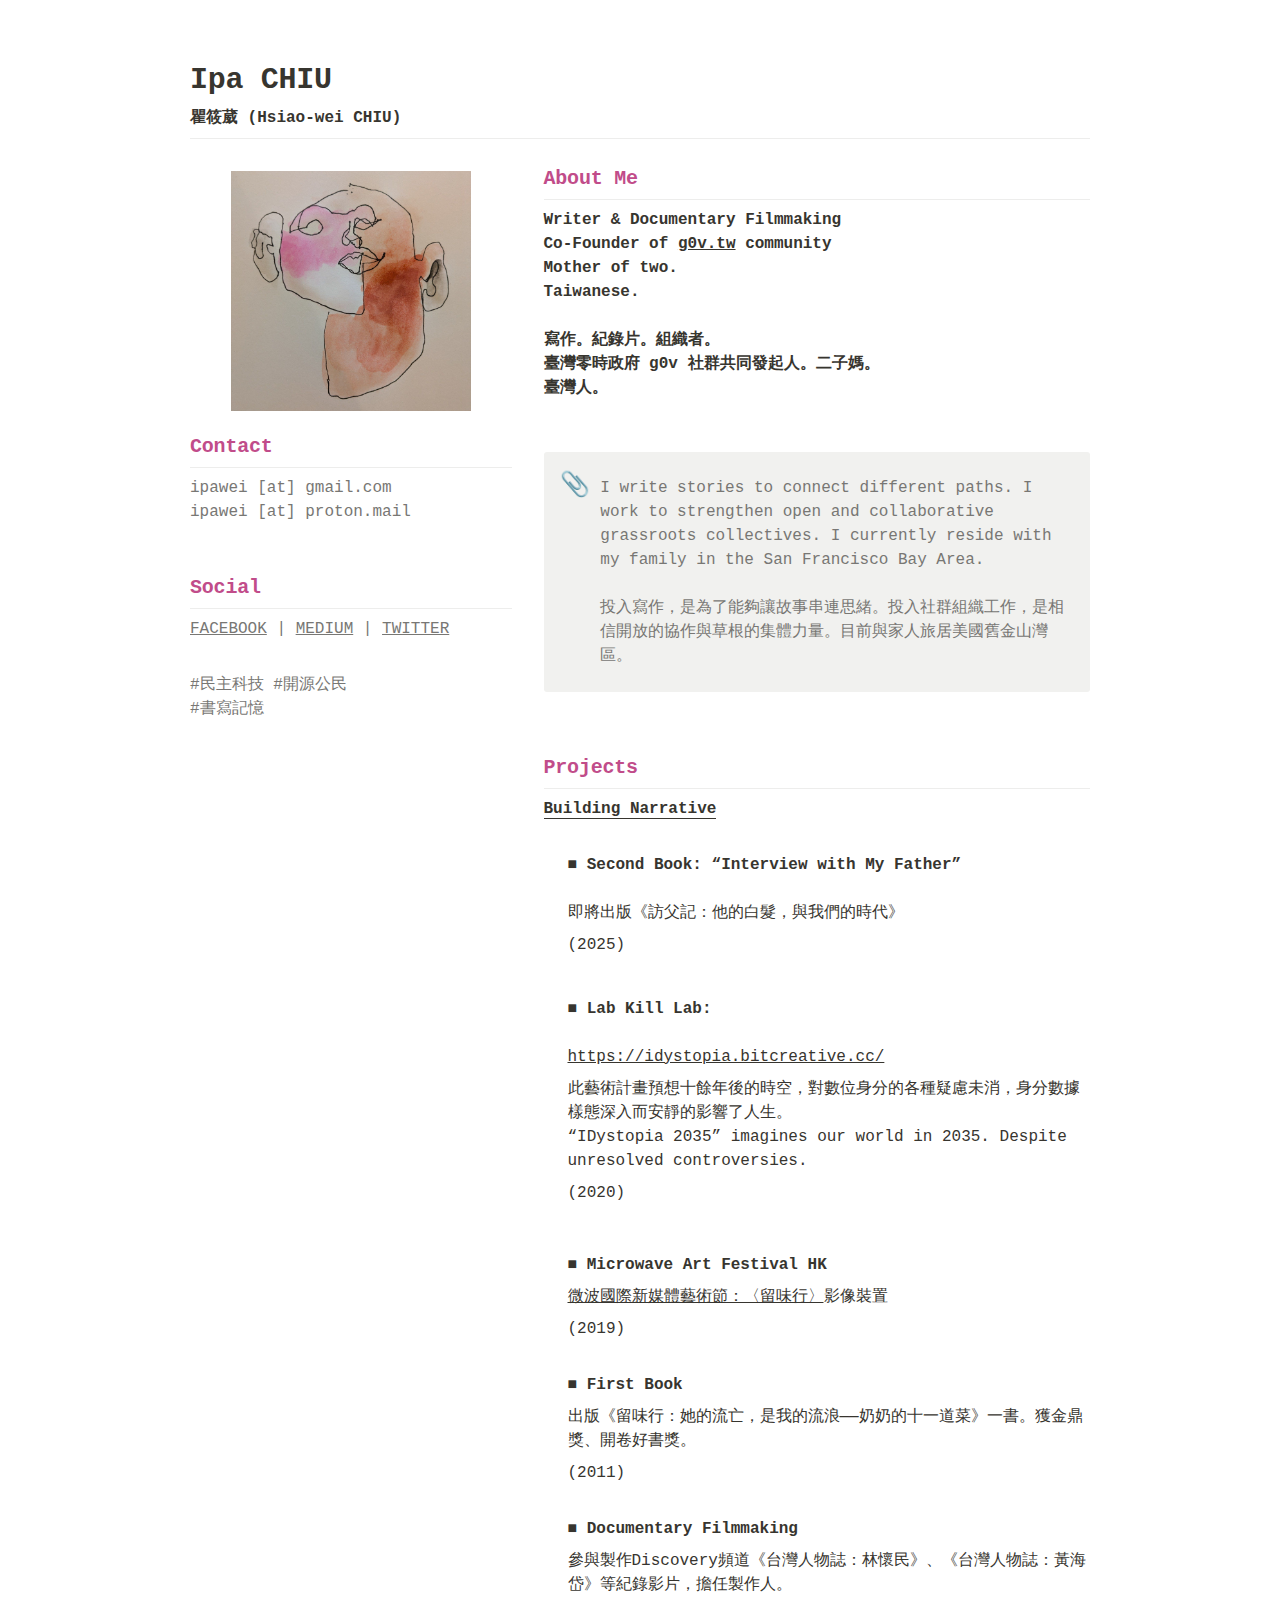
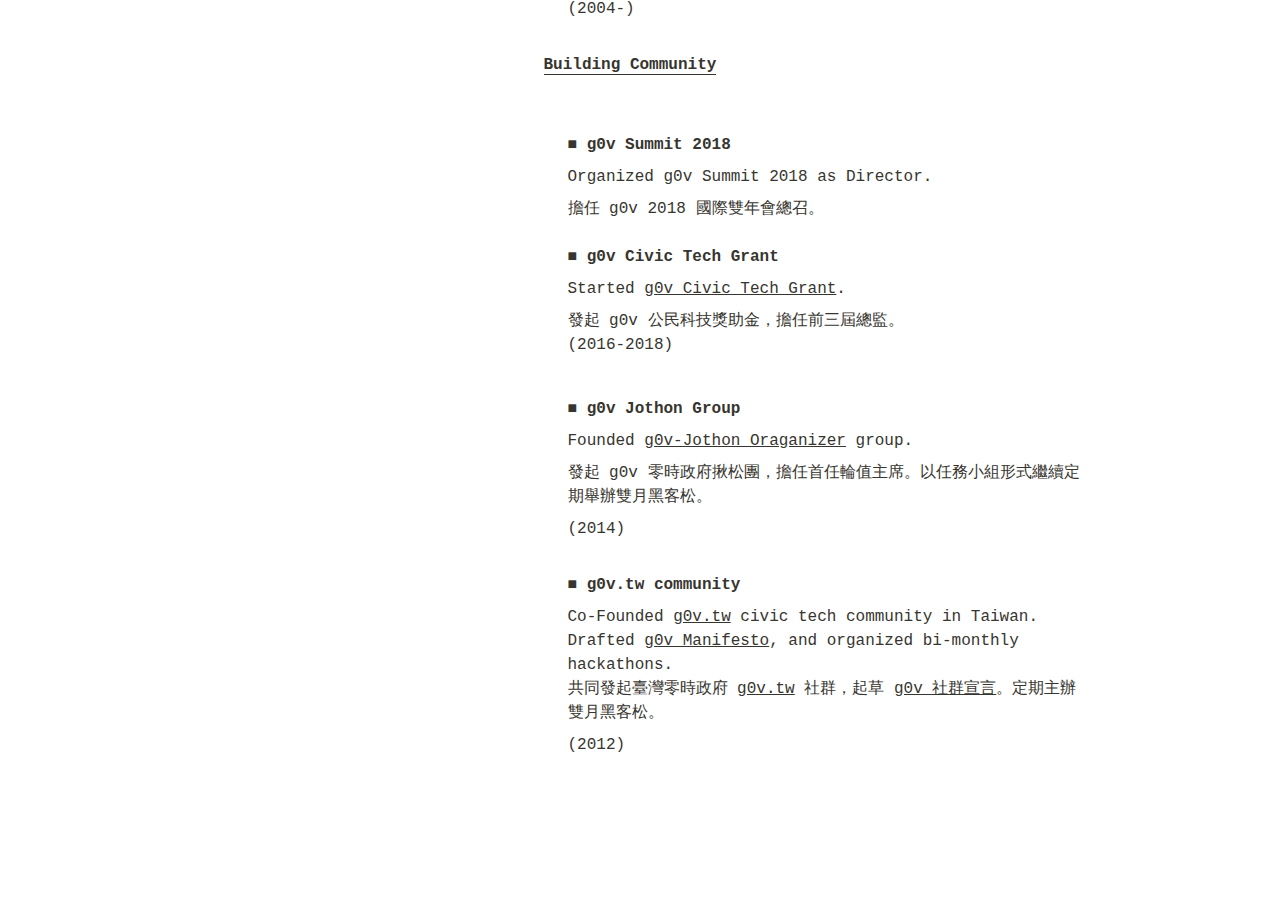
<file: index.html>
<html><head><meta http-equiv="Content-Type" content="text/html; charset=utf-8"/><title>ipa chiu 瞿筱葳</title><style>
/* cspell:disable-file */
/* webkit printing magic: print all background colors */
html {
	-webkit-print-color-adjust: exact;
}
* {
	box-sizing: border-box;
	-webkit-print-color-adjust: exact;
}

html,
body {
	margin: 0;
	padding: 0;
}
@media only screen {
	body {
		margin: 2em auto;
		max-width: 900px;
		color: rgb(55, 53, 47);
	}
}

body {
	line-height: 1.5;
	white-space: pre-wrap;
}

a,
a.visited {
	color: inherit;
	text-decoration: underline;
}

.pdf-relative-link-path {
	font-size: 80%;
	color: #444;
}

h1,
h2,
h3 {
	letter-spacing: -0.01em;
	line-height: 1.2;
	font-weight: 600;
	margin-bottom: 0;
}

.page-title {
	font-size: 2.5rem;
	font-weight: 700;
	margin-top: 0;
	margin-bottom: 0.75em;
}

h1 {
	font-size: 1.875rem;
	margin-top: 1.875rem;
}

h2 {
	font-size: 1.5rem;
	margin-top: 1.5rem;
}

h3 {
	font-size: 1.25rem;
	margin-top: 1.25rem;
}

.source {
	border: 1px solid #ddd;
	border-radius: 3px;
	padding: 1.5em;
	word-break: break-all;
}

.callout {
	border-radius: 3px;
	padding: 1rem;
}

figure {
	margin: 1.25em 0;
	page-break-inside: avoid;
}

figcaption {
	opacity: 0.5;
	font-size: 85%;
	margin-top: 0.5em;
}

mark {
	background-color: transparent;
}

.indented {
	padding-left: 1.5em;
}

hr {
	background: transparent;
	display: block;
	width: 100%;
	height: 1px;
	visibility: visible;
	border: none;
	border-bottom: 1px solid rgba(55, 53, 47, 0.09);
}

img {
	max-width: 100%;
}

@media only print {
	img {
		max-height: 100vh;
		object-fit: contain;
	}
}

@page {
	margin: 1in;
}

.collection-content {
	font-size: 0.875rem;
}

.column-list {
	display: flex;
	justify-content: space-between;
}

.column {
	padding: 0 1em;
}

.column:first-child {
	padding-left: 0;
}

.column:last-child {
	padding-right: 0;
}

.table_of_contents-item {
	display: block;
	font-size: 0.875rem;
	line-height: 1.3;
	padding: 0.125rem;
}

.table_of_contents-indent-1 {
	margin-left: 1.5rem;
}

.table_of_contents-indent-2 {
	margin-left: 3rem;
}

.table_of_contents-indent-3 {
	margin-left: 4.5rem;
}

.table_of_contents-link {
	text-decoration: none;
	opacity: 0.7;
	border-bottom: 1px solid rgba(55, 53, 47, 0.18);
}

table,
th,
td {
	border: 1px solid rgba(55, 53, 47, 0.09);
	border-collapse: collapse;
}

table {
	border-left: none;
	border-right: none;
}

th,
td {
	font-weight: normal;
	padding: 0.25em 0.5em;
	line-height: 1.5;
	min-height: 1.5em;
	text-align: left;
}

th {
	color: rgba(55, 53, 47, 0.6);
}

ol,
ul {
	margin: 0;
	margin-block-start: 0.6em;
	margin-block-end: 0.6em;
}

li > ol:first-child,
li > ul:first-child {
	margin-block-start: 0.6em;
}

ul > li {
	list-style: disc;
}

ul.to-do-list {
	padding-inline-start: 0;
}

ul.to-do-list > li {
	list-style: none;
}

.to-do-children-checked {
	text-decoration: line-through;
	opacity: 0.375;
}

ul.toggle > li {
	list-style: none;
}

ul {
	padding-inline-start: 1.7em;
}

ul > li {
	padding-left: 0.1em;
}

ol {
	padding-inline-start: 1.6em;
}

ol > li {
	padding-left: 0.2em;
}

.mono ol {
	padding-inline-start: 2em;
}

.mono ol > li {
	text-indent: -0.4em;
}

.toggle {
	padding-inline-start: 0em;
	list-style-type: none;
}

/* Indent toggle children */
.toggle > li > details {
	padding-left: 1.7em;
}

.toggle > li > details > summary {
	margin-left: -1.1em;
}

.selected-value {
	display: inline-block;
	padding: 0 0.5em;
	background: rgba(206, 205, 202, 0.5);
	border-radius: 3px;
	margin-right: 0.5em;
	margin-top: 0.3em;
	margin-bottom: 0.3em;
	white-space: nowrap;
}

.collection-title {
	display: inline-block;
	margin-right: 1em;
}

.page-description {
    margin-bottom: 2em;
}

.simple-table {
	margin-top: 1em;
	font-size: 0.875rem;
	empty-cells: show;
}
.simple-table td {
	height: 29px;
	min-width: 120px;
}

.simple-table th {
	height: 29px;
	min-width: 120px;
}

.simple-table-header-color {
	background: rgb(247, 246, 243);
	color: black;
}
.simple-table-header {
	font-weight: 500;
}

time {
	opacity: 0.5;
}

.icon {
	display: inline-block;
	max-width: 1.2em;
	max-height: 1.2em;
	text-decoration: none;
	vertical-align: text-bottom;
	margin-right: 0.5em;
}

img.icon {
	border-radius: 3px;
}

.user-icon {
	width: 1.5em;
	height: 1.5em;
	border-radius: 100%;
	margin-right: 0.5rem;
}

.user-icon-inner {
	font-size: 0.8em;
}

.text-icon {
	border: 1px solid #000;
	text-align: center;
}

.page-cover-image {
	display: block;
	object-fit: cover;
	width: 100%;
	max-height: 30vh;
}

.page-header-icon {
	font-size: 3rem;
	margin-bottom: 1rem;
}

.page-header-icon-with-cover {
	margin-top: -0.72em;
	margin-left: 0.07em;
}

.page-header-icon img {
	border-radius: 3px;
}

.link-to-page {
	margin: 1em 0;
	padding: 0;
	border: none;
	font-weight: 500;
}

p > .user {
	opacity: 0.5;
}

td > .user,
td > time {
	white-space: nowrap;
}

input[type="checkbox"] {
	transform: scale(1.5);
	margin-right: 0.6em;
	vertical-align: middle;
}

p {
	margin-top: 0.5em;
	margin-bottom: 0.5em;
}

.image {
	border: none;
	margin: 1.5em 0;
	padding: 0;
	border-radius: 0;
	text-align: center;
}

.code,
code {
	background: rgba(135, 131, 120, 0.15);
	border-radius: 3px;
	padding: 0.2em 0.4em;
	border-radius: 3px;
	font-size: 85%;
	tab-size: 2;
}

code {
	color: #eb5757;
}

.code {
	padding: 1.5em 1em;
}

.code-wrap {
	white-space: pre-wrap;
	word-break: break-all;
}

.code > code {
	background: none;
	padding: 0;
	font-size: 100%;
	color: inherit;
}

blockquote {
	font-size: 1.25em;
	margin: 1em 0;
	padding-left: 1em;
	border-left: 3px solid rgb(55, 53, 47);
}

.bookmark {
	text-decoration: none;
	max-height: 8em;
	padding: 0;
	display: flex;
	width: 100%;
	align-items: stretch;
}

.bookmark-title {
	font-size: 0.85em;
	overflow: hidden;
	text-overflow: ellipsis;
	height: 1.75em;
	white-space: nowrap;
}

.bookmark-text {
	display: flex;
	flex-direction: column;
}

.bookmark-info {
	flex: 4 1 180px;
	padding: 12px 14px 14px;
	display: flex;
	flex-direction: column;
	justify-content: space-between;
}

.bookmark-image {
	width: 33%;
	flex: 1 1 180px;
	display: block;
	position: relative;
	object-fit: cover;
	border-radius: 1px;
}

.bookmark-description {
	color: rgba(55, 53, 47, 0.6);
	font-size: 0.75em;
	overflow: hidden;
	max-height: 4.5em;
	word-break: break-word;
}

.bookmark-href {
	font-size: 0.75em;
	margin-top: 0.25em;
}

.sans { font-family: ui-sans-serif, -apple-system, BlinkMacSystemFont, "Segoe UI Variable Display", "Segoe UI", Helvetica, "Apple Color Emoji", Arial, sans-serif, "Segoe UI Emoji", "Segoe UI Symbol"; }
.code { font-family: "SFMono-Regular", Menlo, Consolas, "PT Mono", "Liberation Mono", Courier, monospace; }
.serif { font-family: Lyon-Text, Georgia, ui-serif, serif; }
.mono { font-family: iawriter-mono, Nitti, Menlo, Courier, monospace; }
.pdf .sans { font-family: Inter, ui-sans-serif, -apple-system, BlinkMacSystemFont, "Segoe UI Variable Display", "Segoe UI", Helvetica, "Apple Color Emoji", Arial, sans-serif, "Segoe UI Emoji", "Segoe UI Symbol", 'Twemoji', 'Noto Color Emoji', 'Noto Sans CJK JP'; }
.pdf:lang(zh-CN) .sans { font-family: Inter, ui-sans-serif, -apple-system, BlinkMacSystemFont, "Segoe UI Variable Display", "Segoe UI", Helvetica, "Apple Color Emoji", Arial, sans-serif, "Segoe UI Emoji", "Segoe UI Symbol", 'Twemoji', 'Noto Color Emoji', 'Noto Sans CJK SC'; }
.pdf:lang(zh-TW) .sans { font-family: Inter, ui-sans-serif, -apple-system, BlinkMacSystemFont, "Segoe UI Variable Display", "Segoe UI", Helvetica, "Apple Color Emoji", Arial, sans-serif, "Segoe UI Emoji", "Segoe UI Symbol", 'Twemoji', 'Noto Color Emoji', 'Noto Sans CJK TC'; }
.pdf:lang(ko-KR) .sans { font-family: Inter, ui-sans-serif, -apple-system, BlinkMacSystemFont, "Segoe UI Variable Display", "Segoe UI", Helvetica, "Apple Color Emoji", Arial, sans-serif, "Segoe UI Emoji", "Segoe UI Symbol", 'Twemoji', 'Noto Color Emoji', 'Noto Sans CJK KR'; }
.pdf .code { font-family: Source Code Pro, "SFMono-Regular", Menlo, Consolas, "PT Mono", "Liberation Mono", Courier, monospace, 'Twemoji', 'Noto Color Emoji', 'Noto Sans Mono CJK JP'; }
.pdf:lang(zh-CN) .code { font-family: Source Code Pro, "SFMono-Regular", Menlo, Consolas, "PT Mono", "Liberation Mono", Courier, monospace, 'Twemoji', 'Noto Color Emoji', 'Noto Sans Mono CJK SC'; }
.pdf:lang(zh-TW) .code { font-family: Source Code Pro, "SFMono-Regular", Menlo, Consolas, "PT Mono", "Liberation Mono", Courier, monospace, 'Twemoji', 'Noto Color Emoji', 'Noto Sans Mono CJK TC'; }
.pdf:lang(ko-KR) .code { font-family: Source Code Pro, "SFMono-Regular", Menlo, Consolas, "PT Mono", "Liberation Mono", Courier, monospace, 'Twemoji', 'Noto Color Emoji', 'Noto Sans Mono CJK KR'; }
.pdf .serif { font-family: PT Serif, Lyon-Text, Georgia, ui-serif, serif, 'Twemoji', 'Noto Color Emoji', 'Noto Serif CJK JP'; }
.pdf:lang(zh-CN) .serif { font-family: PT Serif, Lyon-Text, Georgia, ui-serif, serif, 'Twemoji', 'Noto Color Emoji', 'Noto Serif CJK SC'; }
.pdf:lang(zh-TW) .serif { font-family: PT Serif, Lyon-Text, Georgia, ui-serif, serif, 'Twemoji', 'Noto Color Emoji', 'Noto Serif CJK TC'; }
.pdf:lang(ko-KR) .serif { font-family: PT Serif, Lyon-Text, Georgia, ui-serif, serif, 'Twemoji', 'Noto Color Emoji', 'Noto Serif CJK KR'; }
.pdf .mono { font-family: PT Mono, iawriter-mono, Nitti, Menlo, Courier, monospace, 'Twemoji', 'Noto Color Emoji', 'Noto Sans Mono CJK JP'; }
.pdf:lang(zh-CN) .mono { font-family: PT Mono, iawriter-mono, Nitti, Menlo, Courier, monospace, 'Twemoji', 'Noto Color Emoji', 'Noto Sans Mono CJK SC'; }
.pdf:lang(zh-TW) .mono { font-family: PT Mono, iawriter-mono, Nitti, Menlo, Courier, monospace, 'Twemoji', 'Noto Color Emoji', 'Noto Sans Mono CJK TC'; }
.pdf:lang(ko-KR) .mono { font-family: PT Mono, iawriter-mono, Nitti, Menlo, Courier, monospace, 'Twemoji', 'Noto Color Emoji', 'Noto Sans Mono CJK KR'; }
.highlight-default {
	color: rgba(55, 53, 47, 1);
}
.highlight-gray {
	color: rgba(120, 119, 116, 1);
	fill: rgba(120, 119, 116, 1);
}
.highlight-brown {
	color: rgba(159, 107, 83, 1);
	fill: rgba(159, 107, 83, 1);
}
.highlight-orange {
	color: rgba(217, 115, 13, 1);
	fill: rgba(217, 115, 13, 1);
}
.highlight-yellow {
	color: rgba(203, 145, 47, 1);
	fill: rgba(203, 145, 47, 1);
}
.highlight-teal {
	color: rgba(68, 131, 97, 1);
	fill: rgba(68, 131, 97, 1);
}
.highlight-blue {
	color: rgba(51, 126, 169, 1);
	fill: rgba(51, 126, 169, 1);
}
.highlight-purple {
	color: rgba(144, 101, 176, 1);
	fill: rgba(144, 101, 176, 1);
}
.highlight-pink {
	color: rgba(193, 76, 138, 1);
	fill: rgba(193, 76, 138, 1);
}
.highlight-red {
	color: rgba(212, 76, 71, 1);
	fill: rgba(212, 76, 71, 1);
}
.highlight-default_background {
	color: rgba(55, 53, 47, 1);
}
.highlight-gray_background {
	background: rgba(241, 241, 239, 1);
}
.highlight-brown_background {
	background: rgba(244, 238, 238, 1);
}
.highlight-orange_background {
	background: rgba(251, 236, 221, 1);
}
.highlight-yellow_background {
	background: rgba(251, 243, 219, 1);
}
.highlight-teal_background {
	background: rgba(237, 243, 236, 1);
}
.highlight-blue_background {
	background: rgba(231, 243, 248, 1);
}
.highlight-purple_background {
	background: rgba(244, 240, 247, 0.8);
}
.highlight-pink_background {
	background: rgba(249, 238, 243, 0.8);
}
.highlight-red_background {
	background: rgba(253, 235, 236, 1);
}
.block-color-default {
	color: inherit;
	fill: inherit;
}
.block-color-gray {
	color: rgba(120, 119, 116, 1);
	fill: rgba(120, 119, 116, 1);
}
.block-color-brown {
	color: rgba(159, 107, 83, 1);
	fill: rgba(159, 107, 83, 1);
}
.block-color-orange {
	color: rgba(217, 115, 13, 1);
	fill: rgba(217, 115, 13, 1);
}
.block-color-yellow {
	color: rgba(203, 145, 47, 1);
	fill: rgba(203, 145, 47, 1);
}
.block-color-teal {
	color: rgba(68, 131, 97, 1);
	fill: rgba(68, 131, 97, 1);
}
.block-color-blue {
	color: rgba(51, 126, 169, 1);
	fill: rgba(51, 126, 169, 1);
}
.block-color-purple {
	color: rgba(144, 101, 176, 1);
	fill: rgba(144, 101, 176, 1);
}
.block-color-pink {
	color: rgba(193, 76, 138, 1);
	fill: rgba(193, 76, 138, 1);
}
.block-color-red {
	color: rgba(212, 76, 71, 1);
	fill: rgba(212, 76, 71, 1);
}
.block-color-default_background {
	color: inherit;
	fill: inherit;
}
.block-color-gray_background {
	background: rgba(241, 241, 239, 1);
}
.block-color-brown_background {
	background: rgba(244, 238, 238, 1);
}
.block-color-orange_background {
	background: rgba(251, 236, 221, 1);
}
.block-color-yellow_background {
	background: rgba(251, 243, 219, 1);
}
.block-color-teal_background {
	background: rgba(237, 243, 236, 1);
}
.block-color-blue_background {
	background: rgba(231, 243, 248, 1);
}
.block-color-purple_background {
	background: rgba(244, 240, 247, 0.8);
}
.block-color-pink_background {
	background: rgba(249, 238, 243, 0.8);
}
.block-color-red_background {
	background: rgba(253, 235, 236, 1);
}
.select-value-color-uiBlue { background-color: rgba(35, 131, 226, .07); }
.select-value-color-pink { background-color: rgba(245, 224, 233, 1); }
.select-value-color-purple { background-color: rgba(232, 222, 238, 1); }
.select-value-color-green { background-color: rgba(219, 237, 219, 1); }
.select-value-color-gray { background-color: rgba(227, 226, 224, 1); }
.select-value-color-transparentGray { background-color: rgba(227, 226, 224, 0); }
.select-value-color-translucentGray { background-color: rgba(0, 0, 0, 0.06); }
.select-value-color-orange { background-color: rgba(250, 222, 201, 1); }
.select-value-color-brown { background-color: rgba(238, 224, 218, 1); }
.select-value-color-red { background-color: rgba(255, 226, 221, 1); }
.select-value-color-yellow { background-color: rgba(253, 236, 200, 1); }
.select-value-color-blue { background-color: rgba(211, 229, 239, 1); }
.select-value-color-pageGlass { background-color: undefined; }
.select-value-color-washGlass { background-color: undefined; }

.checkbox {
	display: inline-flex;
	vertical-align: text-bottom;
	width: 16;
	height: 16;
	background-size: 16px;
	margin-left: 2px;
	margin-right: 5px;
}

.checkbox-on {
	background-image: url("data:image/svg+xml;charset=UTF-8,%3Csvg%20width%3D%2216%22%20height%3D%2216%22%20viewBox%3D%220%200%2016%2016%22%20fill%3D%22none%22%20xmlns%3D%22http%3A%2F%2Fwww.w3.org%2F2000%2Fsvg%22%3E%0A%3Crect%20width%3D%2216%22%20height%3D%2216%22%20fill%3D%22%2358A9D7%22%2F%3E%0A%3Cpath%20d%3D%22M6.71429%2012.2852L14%204.9995L12.7143%203.71436L6.71429%209.71378L3.28571%206.2831L2%207.57092L6.71429%2012.2852Z%22%20fill%3D%22white%22%2F%3E%0A%3C%2Fsvg%3E");
}

.checkbox-off {
	background-image: url("data:image/svg+xml;charset=UTF-8,%3Csvg%20width%3D%2216%22%20height%3D%2216%22%20viewBox%3D%220%200%2016%2016%22%20fill%3D%22none%22%20xmlns%3D%22http%3A%2F%2Fwww.w3.org%2F2000%2Fsvg%22%3E%0A%3Crect%20x%3D%220.75%22%20y%3D%220.75%22%20width%3D%2214.5%22%20height%3D%2214.5%22%20fill%3D%22white%22%20stroke%3D%22%2336352F%22%20stroke-width%3D%221.5%22%2F%3E%0A%3C%2Fsvg%3E");
}
	
</style></head><body><article id="12f28c5c-1f02-8085-a0d1-f7b68000f817" class="page mono"><header><h1 class="page-title"></h1><p class="page-description"></p><table class="properties"><tbody></tbody></table></header><div class="page-body"><h1 id="13028c5c-1f02-80ce-908e-e5e2e06a28d8" class="">Ipa CHIU</h1><p id="13028c5c-1f02-8025-9765-d8a82968d85a" class=""><mark class="highlight-default"><strong>瞿筱葳 (Hsiao-wei CHIU)</strong></mark></p><hr id="12f28c5c-1f02-810d-8d23-ddfacd2ec029"/><div id="12f28c5c-1f02-814a-b586-ebaed6cb3a5c" class="column-list"><div id="12f28c5c-1f02-8101-a178-fb749620219c" style="width:37.5%" class="column"><figure id="12f28c5c-1f02-8027-8b82-d5bdfeb16931" class="image"><img style="width:240px" src="selfportrait.png"/></figure><h3 id="12f28c5c-1f02-8048-9604-f4ea5ddbfb06" class="block-color-default"><mark class="highlight-pink"><strong>Contact</strong></mark></h3><hr id="12f28c5c-1f02-8106-9dfe-d8c9cc22c20f"/><p id="12f28c5c-1f02-8140-9b88-e9ad4e63258a" class="block-color-default"><mark class="highlight-gray">ipawei [at] gmail.com<br/>ipawei [at] proton.mail<br/></mark></p><p id="12f28c5c-1f02-8089-92ca-f674e2b45f12" class="block-color-default">
</p><h3 id="12f28c5c-1f02-8141-8950-fc5d59d4d139" class="block-color-default"><mark class="highlight-pink"><strong>Social </strong></mark></h3><hr id="12f28c5c-1f02-8020-bf8a-fa3265cc74ae"/><p id="12f28c5c-1f02-809f-a021-c2c9bcc88266" class=""><mark class="highlight-gray"><a href="http://facebook.com/ipa.chiu/">FACEBOOK</a></mark><mark class="highlight-gray"> | </mark><mark class="highlight-gray"><a href="http://medium.com/@ipaway">MEDIUM</a></mark> <mark class="highlight-gray">| </mark><mark class="highlight-gray"><a href="http://x.com/ipa">TWITTER</a></mark><br/><br/></p><p id="13028c5c-1f02-80f1-aab6-e1e2886001e8" class=""><mark class="highlight-gray">#民主科技 #開源公民<br/>#書寫記憶 <br/></mark></p><p id="12f28c5c-1f02-80f7-a36c-d2737bbf65d7" class="">
</p><p id="12f28c5c-1f02-81db-a654-f9e92151435a" class="">
</p><p id="12f28c5c-1f02-817c-9854-c4316de65539" class="block-color-default">
</p></div><div id="12f28c5c-1f02-8135-bd2c-c7cb10c526ca" style="width:62.499999999999986%" class="column"><h3 id="12f28c5c-1f02-81a0-a6c2-cdfb7afb1f1b" class="block-color-default"><mark class="highlight-pink"><strong>About Me</strong></mark></h3><hr id="12f28c5c-1f02-81ff-a3d5-eb8d1bbfabb8"/><p id="12f28c5c-1f02-80e5-83c9-c12a51379163" class=""><mark class="highlight-default"><strong>Writer &amp; Documentary Filmmaking<br/>Co-Founder of </strong></mark><mark class="highlight-default"><strong><a href="http://g0v.tw">g0v.tw</a></strong></mark><mark class="highlight-default"><strong> community<br/>Mother of two.<br/>Taiwanese.<br/><br/>寫作。紀錄片。組織者。<br/>臺灣零時政府 g0v 社群共同發起人。二子媽。<br/>臺灣人。<br/></strong></mark></p><p id="12f28c5c-1f02-808f-8d9b-dbd661f26437" class=""><mark class="highlight-gray"> </mark></p><figure class="block-color-gray_background callout" style="white-space:pre-wrap;display:flex" id="12f28c5c-1f02-8042-90df-dfbe7b403af0"><div style="font-size:1.5em"><span class="icon">📎</span></div><div style="width:100%"><p id="49dd58f7-2707-496b-8c7b-ec17b19b16ef" class=""><mark class="highlight-gray">I write stories to connect different paths. I work to strengthen open and collaborative grassroots collectives. I currently reside with my family in the San Francisco Bay Area.<br/><br/>投入寫作，是為了能夠讓故事串連思緒。投入社群組織工作，是相信開放的協作與草根的集體力量。目前與家人旅居美國舊金山灣區。<br/></mark></p></div></figure><p id="12f28c5c-1f02-8064-bf1a-c700e8ae635e" class="">
</p><h3 id="12f28c5c-1f02-806c-a6c6-f49ae961b11c" class="block-color-default"><mark class="highlight-pink">Projects</mark></h3><hr id="12f28c5c-1f02-80c0-9d2d-edcba3639cd7"/><p id="12f28c5c-1f02-80bc-baf2-cd7cba15491a" class=""><mark class="highlight-default"><mark class="highlight-default_background"><strong><span style="border-bottom:0.05em solid">Building Narrative</span></strong></mark></mark><div class="indented"><p id="12f28c5c-1f02-809c-abcb-c9ecf5043db7" class=""><mark class="highlight-default"><strong><br/>■ Second Book: “Interview with My Father”<br/><br/></strong></mark><mark class="highlight-default">即將出版《訪父記：他的白髮，與我們的時代》</mark></p><p id="12f28c5c-1f02-8043-ac4c-fdbebafdf92b" class="">(2025)</p><p id="12f28c5c-1f02-80b1-b28c-f988cf8d0b53" class="">
</p><p id="12f28c5c-1f02-80ab-bd26-e362c6820714" class=""><mark class="highlight-default"><strong>■ Lab Kill Lab: </strong></mark><br/><br/><a href="https://idystopia.bitcreative.cc/">https://idystopia.bitcreative.cc/</a></p><p id="13028c5c-1f02-802d-a496-e8ae7d73de41" class="">此藝術計畫預想十餘年後的時空，對數位身分的各種疑慮未消，身分數據樣態深入而安靜的影響了人生。<br/>“IDystopia 2035” imagines our world in 2035. Despite unresolved controversies. <br/></p><p id="12f28c5c-1f02-804b-987b-d5d0d3b683b2" class="">(2020)<br/><br/><br/><mark class="highlight-default"><strong>■ Microwave Art Festival HK</strong></mark></p><p id="13028c5c-1f02-8028-9b8a-e0054c1df09e" class=""><a href="https://www.microwavefest.net/festival2019/CuratorialStatement.html">微波國際新媒體藝術節：〈留味行〉</a>影像裝置</p><p id="12f28c5c-1f02-802c-8206-ecd535a5cfd8" class="">(2019)<br/><br/></p><p id="12f28c5c-1f02-80d4-9257-e04947d476ec" class=""><mark class="highlight-default"><strong>■ First Book</strong></mark></p><p id="12f28c5c-1f02-8070-9f7a-f5de3caf138e" class="">出版《留味行：她的流亡，是我的流浪——奶奶的十一道菜》一書。獲金鼎獎、開卷好書獎。</p><p id="12f28c5c-1f02-80e1-88c7-c9a8d8a4d721" class="">(2011)<br/><br/></p><p id="12f28c5c-1f02-80b5-9bb6-cc4d46c52982" class=""><mark class="highlight-default"><strong>■ Documentary Filmmaking</strong></mark><strong> </strong></p><p id="12f28c5c-1f02-800f-94fd-e5e63e3c6dad" class="">參與製作Discovery頻道《台灣人物誌：林懷民》、《台灣人物誌：黃海岱》等紀錄影片，擔任製作人。<br/>(2004-)<br/><br/></p></div></p><p id="12f28c5c-1f02-805c-b27b-f6516c27e498" class=""><mark class="highlight-default"><strong><span style="border-bottom:0.05em solid">Building Community</span></strong></mark><div class="indented"><p id="12f28c5c-1f02-8031-aee7-ffc9a24b0c16" class=""><mark class="highlight-default"><br/><br/></mark><mark class="highlight-default"><strong>■ g0v Summit 2018</strong></mark></p><p id="12f28c5c-1f02-80a0-9423-e050afc51b99" class="">Organized g0v Summit 2018 as Director.</p><p id="12f28c5c-1f02-80a1-a214-ca5e8d98536c" class="">擔任 g0v 2018 國際雙年會總召。<mark class="highlight-default"><strong><br/><br/>■ g0v Civic Tech Grant<br/></strong></mark></p><p id="12f28c5c-1f02-8005-8c5b-d19a49d4a3e4" class="">Started <a href="https://grants.g0v.tw/">g0v Civic Tech Grant</a>.</p><p id="12f28c5c-1f02-80db-8df7-cfc0ee5756aa" class="">發起 g0v 公民科技獎助金，擔任前三屆總監。<br/>(2016-2018)<br/></p><p id="12f28c5c-1f02-801e-b839-ddd59b6b9000" class="">
</p><p id="12f28c5c-1f02-800c-a390-c2a8cfe61d73" class=""><mark class="highlight-default"><strong>■ </strong></mark><strong>g0v Jothon Group</strong></p><p id="12f28c5c-1f02-800d-ba56-d9833f275ed9" class="">Founded <a href="https://jothon.g0v.tw/about/en/">g0v-Jothon Oraganizer</a> group.</p><p id="12f28c5c-1f02-8042-b2b4-dee720fc8230" class="">發起 g0v 零時政府揪松團，擔任首任輪值主席。以任務小組形式繼續定期舉辦雙月黑客松。</p><p id="12f28c5c-1f02-804e-8f8e-f6e90113067c" class="">(2014)</p></div></p><p id="12f28c5c-1f02-809c-aec7-df51bdcf1afd" class=""><div class="indented"><p id="12f28c5c-1f02-8090-b7ee-c9da561da65b" class=""><mark class="highlight-default"><strong><br/>■ </strong></mark><strong>g0v.tw community</strong></p><p id="12f28c5c-1f02-8053-ab4c-eecd958b7f27" class="">Co-Founded <a href="http://g0v.tw">g0v.tw</a> civic tech community in Taiwan. Drafted <a href="https://g0v.tw/intl/zh-TW/manifesto/en/">g0v Manifesto</a>, and organized bi-monthly hackathons. <br/>共同發起臺灣零時政府 <a href="http://g0v.tw">g0v.tw</a> 社群，起草 <a href="https://g0v.tw/intl/zh-TW/manifesto/">g0v 社群宣言</a>。定期主辦雙月黑客松。</p><p id="12f28c5c-1f02-80f9-b328-d98aff6e081a" class="">(2012)<br/><br/></p></div></p><p id="12f28c5c-1f02-8097-8e16-fb57db5e30f6" class="">
</p></div></div><p id="12f28c5c-1f02-804a-aa74-c76a7c961fa9" class="">
</p></div></article><span class="sans" style="font-size:14px;padding-top:2em"></span></body></html>
</file>
